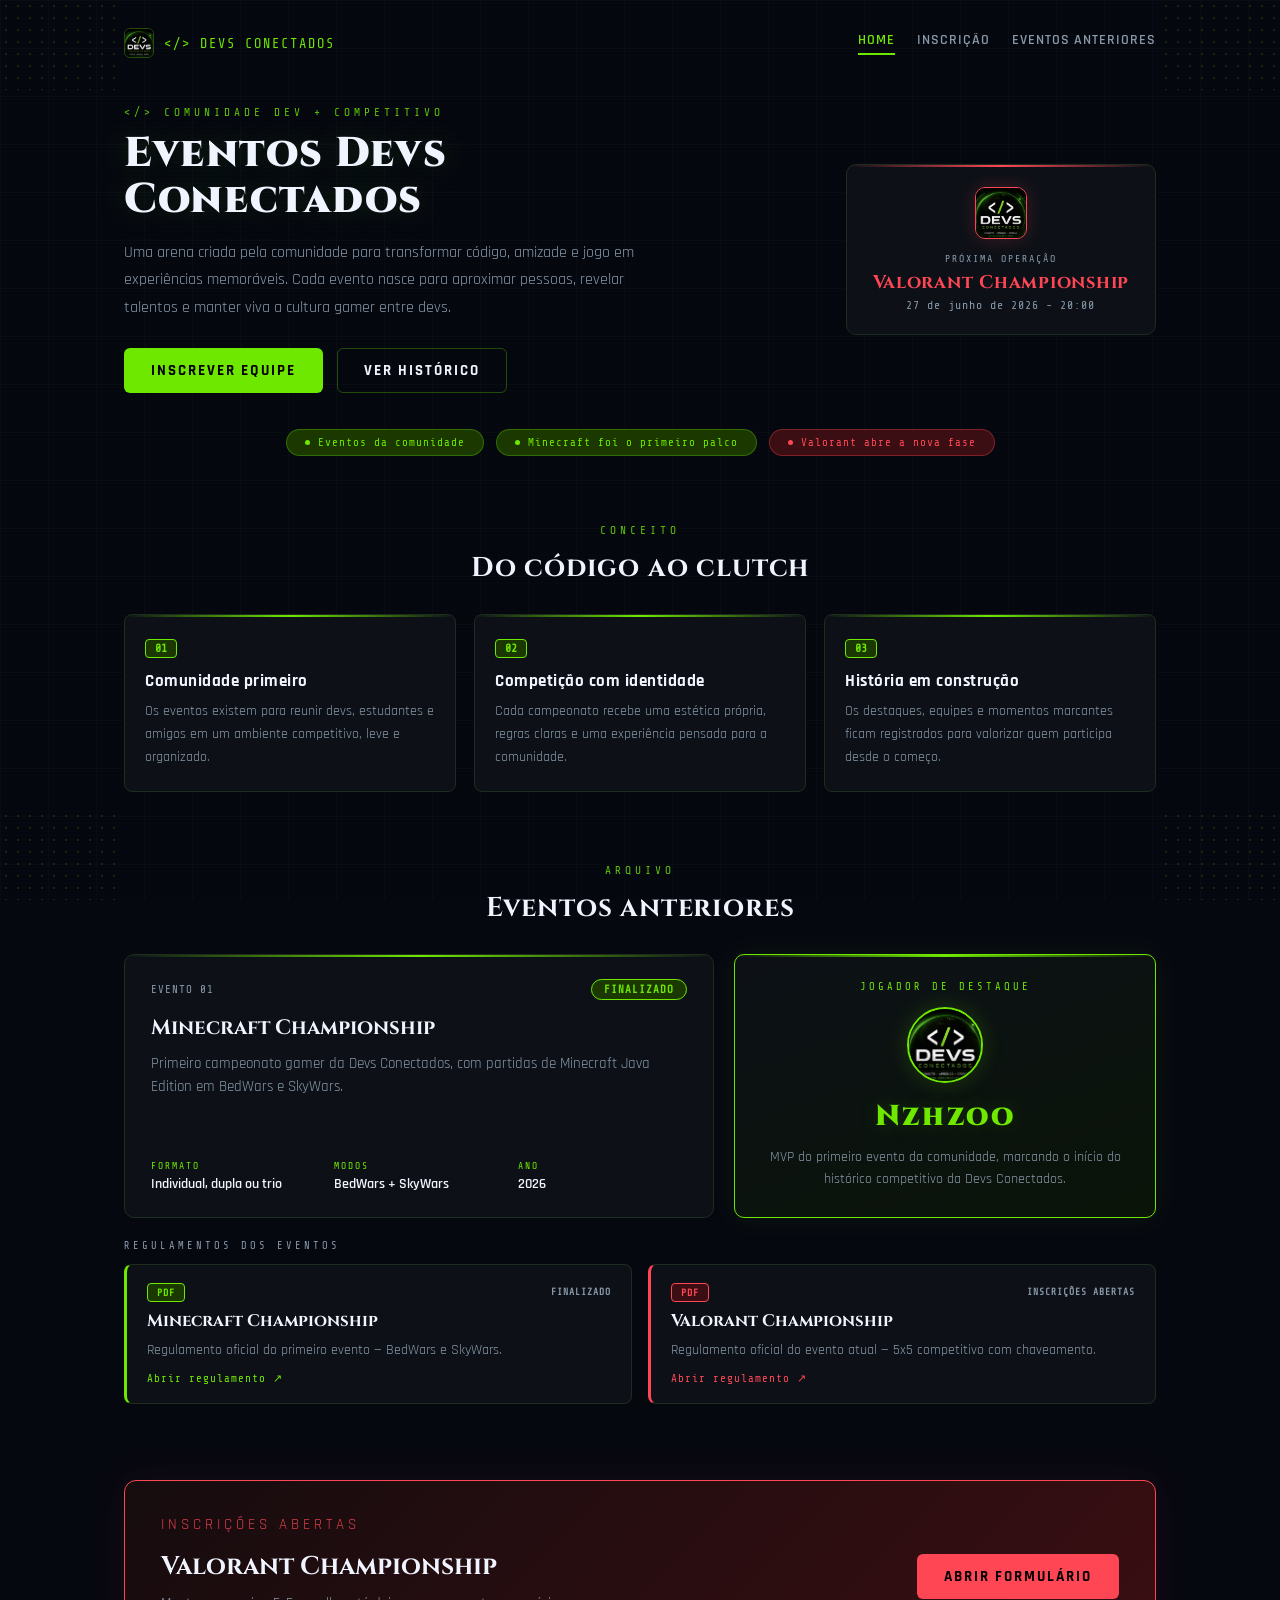
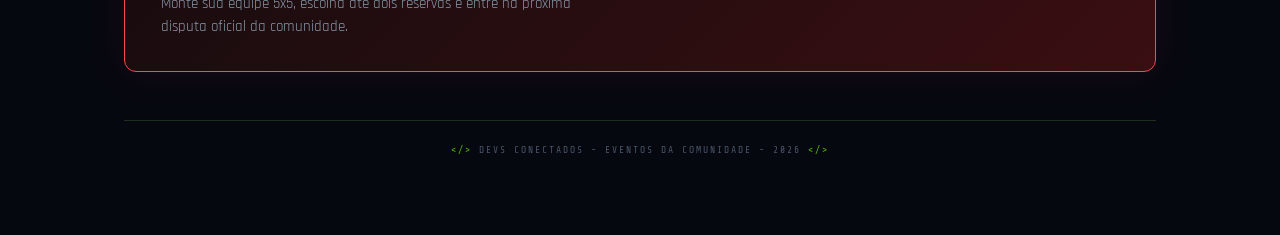
<file: index.html>
<!DOCTYPE html>
<html lang="pt-BR">

<head>
  <meta charset="UTF-8">
  <meta name="viewport" content="width=device-width, initial-scale=1.0">
  <title>Devs Conectados - Eventos da Comunidade</title>
  <link rel="icon" href="icon/icon.jpeg" type="image/jpeg">
  <link href="https://fonts.googleapis.com/css2?family=Share+Tech+Mono&family=Rajdhani:wght@400;500;600;700&family=Cinzel:wght@700;900&display=swap" rel="stylesheet">
  <link rel="stylesheet" href="src/css/style.css">
</head>

<body class="page-home">
  <div class="dots-tl"></div>
  <div class="dots-tr"></div>
  <div class="dots-bl"></div>
  <div class="dots-br"></div>

  <div class="site-shell">
    <header class="top-nav">
      <a class="brand-link" href="index.html" aria-label="Devs Conectados">
        <img src="icon/icon.jpeg" alt="">
        <span>&lt;/&gt; Devs Conectados</span>
      </a>
      <nav class="nav-links" aria-label="Navegação principal">
        <a class="active" href="index.html">Home</a>
        <a href="inscricao.html">Inscrição</a>
        <a href="#eventos-anteriores">Eventos anteriores</a>
      </nav>
    </header>

    <main>
      <section class="home-hero" aria-labelledby="home-title">
        <div class="hero-copy">
          <p class="eyebrow">&lt;/&gt; comunidade dev + competitivo</p>
          <h1 id="home-title">Eventos Devs Conectados</h1>
          <p class="hero-lead">
            Uma arena criada pela comunidade para transformar código, amizade e jogo em experiências memoráveis.
            Cada evento nasce para aproximar pessoas, revelar talentos e manter viva a cultura gamer entre devs.
          </p>
          <div class="hero-actions">
            <a class="btn primary" href="inscricao.html">Inscrever equipe</a>
            <a class="btn secondary" href="#eventos-anteriores">Ver histórico</a>
          </div>
        </div>

        <div class="hero-signal" aria-label="Próximo evento">
          <div class="hero-mark">
            <img src="icon/icon.jpeg" alt="">
          </div>
          <div class="signal-line">Próxima operação</div>
          <strong>Valorant Championship</strong>
          <span>27 de junho de 2026 - 20:00</span>
        </div>
      </section>

      <div class="event-strip" aria-label="Resumo da comunidade">
        <div class="event-chip"><span class="dot"></span>Eventos da comunidade</div>
        <div class="event-chip"><span class="dot"></span>Minecraft foi o primeiro palco</div>
        <div class="event-chip red-chip"><span class="dot"></span>Valorant abre a nova fase</div>
      </div>

      <section class="content-section" aria-labelledby="concept-title">
        <div class="section-heading">
          <p class="eyebrow">conceito</p>
          <h2 id="concept-title">Do código ao clutch</h2>
        </div>
        <div class="concept-grid">
          <article class="info-card">
            <span class="card-kicker">01</span>
            <h3>Comunidade primeiro</h3>
            <p>Os eventos existem para reunir devs, estudantes e amigos em um ambiente competitivo, leve e organizado.</p>
          </article>
          <article class="info-card">
            <span class="card-kicker">02</span>
            <h3>Competição com identidade</h3>
            <p>Cada campeonato recebe uma estética própria, regras claras e uma experiência pensada para a comunidade.</p>
          </article>
          <article class="info-card">
            <span class="card-kicker">03</span>
            <h3>História em construção</h3>
            <p>Os destaques, equipes e momentos marcantes ficam registrados para valorizar quem participa desde o começo.</p>
          </article>
        </div>
      </section>

      <section class="content-section" id="eventos-anteriores" aria-labelledby="previous-title">
        <div class="section-heading">
          <p class="eyebrow">arquivo</p>
          <h2 id="previous-title">Eventos anteriores</h2>
        </div>

        <div class="history-grid">
          <article class="event-card minecraft-card">
            <div class="event-card-top">
              <span>Evento 01</span>
              <strong>Finalizado</strong>
            </div>
            <h3>Minecraft Championship</h3>
            <p>Primeiro campeonato gamer da Devs Conectados, com partidas de Minecraft Java Edition em BedWars e SkyWars.</p>
            <dl class="event-facts">
              <div>
                <dt>Formato</dt>
                <dd>Individual, dupla ou trio</dd>
              </div>
              <div>
                <dt>Modos</dt>
                <dd>BedWars + SkyWars</dd>
              </div>
              <div>
                <dt>Ano</dt>
                <dd>2026</dd>
              </div>
            </dl>
          </article>

          <article class="mvp-card">
            <div class="mvp-label">Jogador de destaque</div>
            <div class="mvp-avatar">
              <img src="icon/icon.jpeg" alt="">
            </div>
            <div class="mvp-name">Nzhzoo</div>
            <p>MVP do primeiro evento da comunidade, marcando o início do histórico competitivo da Devs Conectados.</p>
          </article>
        </div>

        <div class="rules-archive">
          <p class="rules-archive-label">Regulamentos dos eventos</p>
          <div class="rules-archive-grid">
            <a class="rules-card" href="docs/Regulamento_Devs_Conectados.pdf" target="_blank" rel="noopener">
              <div class="rules-card-top">
                <span class="rules-card-tag">PDF</span>
                <strong class="rules-card-status">Finalizado</strong>
              </div>
              <h4>Minecraft Championship</h4>
              <p>Regulamento oficial do primeiro evento — BedWars e SkyWars.</p>
              <span class="rules-card-arrow">Abrir regulamento ↗</span>
            </a>
            <a class="rules-card rules-card-red" href="docs/Regulamento_Valorant_Devs_Conectados.pdf" target="_blank" rel="noopener">
              <div class="rules-card-top">
                <span class="rules-card-tag">PDF</span>
                <strong class="rules-card-status">Inscrições abertas</strong>
              </div>
              <h4>Valorant Championship</h4>
              <p>Regulamento oficial do evento atual — 5x5 competitivo com chaveamento.</p>
              <span class="rules-card-arrow">Abrir regulamento ↗</span>
            </a>
          </div>
        </div>
      </section>

      <section class="next-event" aria-labelledby="next-title">
        <div>
          <p class="eyebrow red-text">inscrições abertas</p>
          <h2 id="next-title">Valorant Championship</h2>
          <p>Monte sua equipe 5x5, escolha até dois reservas e entre na próxima disputa oficial da comunidade.</p>
        </div>
        <a class="btn primary red-btn" href="inscricao.html">Abrir formulário</a>
      </section>
    </main>

    <footer class="footer">
      <span>&lt;/&gt;</span> DEVS CONECTADOS - EVENTOS DA COMUNIDADE - 2026 <span>&lt;/&gt;</span>
    </footer>
  </div>
</body>

</html>
</file>
<file: src/css/style.css>
:root {
  --bg: #060810;
  --panel: #0d1117;
  --green: #6FE800;
  --green2: #39d900;
  --green-dim: #1a3800;
  --green-glow: rgba(111, 232, 0, .18);
  --green-glow2: rgba(111, 232, 0, .08);
  --red: #FF4655;
  --red2: #C53A45;
  --red-dim: #3A0E12;
  --red-glow: rgba(255, 70, 85, .20);
  --red-glow2: rgba(255, 70, 85, .08);
  --white: #F0F4FF;
  --gray: #8899aa;
  --gray2: #4a5568;
  --border: #1e2d1e;
  --input-bg: #0d1610;
  --error: #ff4444;

  /* tema ativo: home = verde (padrão) */
  --accent: var(--green);
  --accent2: var(--green2);
  --accent-dim: var(--green-dim);
  --accent-glow: var(--green-glow);
  --accent-glow2: var(--green-glow2);
  --accent-border: rgba(111, 232, 0, .3);
  --accent-input-bg: var(--input-bg);
  --accent-border-input: #2a3a2a;
}

/* ── TEMA VERMELHO NA PÁGINA DE INSCRIÇÃO (VALORANT) ── */
body.page-inscricao {
  --accent: var(--red);
  --accent2: var(--red2);
  --accent-dim: var(--red-dim);
  --accent-glow: var(--red-glow);
  --accent-glow2: var(--red-glow2);
  --accent-border: rgba(255, 70, 85, .3);
  --accent-input-bg: #160c0e;
  --accent-border-input: #3a1f22;
  --border: #241418;
  --error: #ff8800;
}

* {
  margin: 0;
  padding: 0;
  box-sizing: border-box;
}

html {
  scroll-behavior: smooth;
}

body {
  background: var(--bg);
  font-family: 'Rajdhani', sans-serif;
  color: var(--white);
  min-height: 100vh;
  position: relative;
  overflow-x: hidden;
}

body::before {
  content: '';
  position: fixed;
  inset: 0;
  background-image: linear-gradient(rgba(255, 255, 255, .025) 1px, transparent 1px), linear-gradient(90deg, rgba(255, 255, 255, .025) 1px, transparent 1px);
  background-size: 48px 48px;
  pointer-events: none;
  z-index: 0;
}

body::after {
  content: '';
  position: fixed;
  inset: 0;
  background: repeating-linear-gradient(0deg, transparent, transparent 2px, rgba(0, 0, 0, .07) 2px, rgba(0, 0, 0, .07) 4px);
  pointer-events: none;
  z-index: 0;
}

.dots-tl,
.dots-tr,
.dots-bl,
.dots-br {
  position: fixed;
  width: 120px;
  height: 90px;
  background-image: radial-gradient(circle, var(--accent-glow) 1.2px, transparent 1.2px);
  background-size: 12px 12px;
  pointer-events: none;
  z-index: 0;
  opacity: .9;
}

.dots-tl { top: 0; left: 0; }
.dots-tr { top: 0; right: 0; }
.dots-bl { bottom: 0; left: 0; }
.dots-br { bottom: 0; right: 0; }

a { color: inherit; }

img { max-width: 100%; display: block; }

/* ══════════════════════════ NAVBAR ══════════════════════════ */
.site-shell,
.form-shell {
  position: relative;
  z-index: 1;
  max-width: 1080px;
  margin: 0 auto;
  padding: 0 24px 80px;
}

.form-shell { max-width: 840px; }

.top-nav {
  display: flex;
  align-items: center;
  justify-content: space-between;
  flex-wrap: wrap;
  gap: 16px;
  padding: 28px 0 24px;
}

.brand-link {
  display: flex;
  align-items: center;
  gap: 10px;
  text-decoration: none;
}

.brand-link img {
  width: 30px;
  height: 30px;
  border-radius: 6px;
  object-fit: cover;
  border: 1px solid var(--accent-border);
}

.brand-link span {
  font-family: 'Share Tech Mono', monospace;
  font-size: .85rem;
  letter-spacing: 2px;
  color: var(--accent);
  text-transform: uppercase;
}

.nav-links {
  display: flex;
  gap: 22px;
  flex-wrap: wrap;
}

.nav-links a {
  font-family: 'Rajdhani', sans-serif;
  font-weight: 600;
  font-size: .85rem;
  letter-spacing: 1px;
  text-transform: uppercase;
  color: var(--gray);
  text-decoration: none;
  padding-bottom: 4px;
  border-bottom: 2px solid transparent;
  transition: color .2s, border-color .2s;
}

.nav-links a:hover {
  color: var(--white);
}

.nav-links a.active {
  color: var(--accent);
  border-bottom-color: var(--accent);
}

.compact-nav {
  padding-bottom: 18px;
}

/* ══════════════════════════ HOME — HERO ══════════════════════════ */
.home-hero {
  display: flex;
  flex-wrap: wrap;
  gap: 32px;
  align-items: center;
  justify-content: space-between;
  padding: 24px 0 36px;
  animation: fadeUp .6s ease both;
}

.hero-copy { flex: 1; min-width: 280px; max-width: 600px; }

.eyebrow {
  font-family: 'Share Tech Mono', monospace;
  font-size: .7rem;
  letter-spacing: 4px;
  color: var(--accent);
  text-transform: uppercase;
  margin-bottom: 12px;
  opacity: .85;
}

.eyebrow.red-text { color: var(--red); }

#home-title {
  font-family: 'Cinzel', serif;
  font-size: 2.6rem;
  font-weight: 900;
  color: var(--white);
  letter-spacing: .03em;
  line-height: 1.1;
  margin-bottom: 16px;
  text-shadow: 0 0 30px var(--accent-glow);
}

.hero-lead {
  font-family: 'Rajdhani', sans-serif;
  font-size: 1.02rem;
  color: var(--gray);
  line-height: 1.7;
  max-width: 520px;
}

.hero-actions {
  display: flex;
  gap: 14px;
  flex-wrap: wrap;
  margin-top: 26px;
}

.btn {
  display: inline-flex;
  align-items: center;
  justify-content: center;
  padding: 12px 26px;
  font-family: 'Rajdhani', sans-serif;
  font-weight: 700;
  font-size: .92rem;
  letter-spacing: 2px;
  text-transform: uppercase;
  border-radius: 6px;
  text-decoration: none;
  transition: all .2s;
  border: 1px solid transparent;
}

.btn.primary {
  background: var(--green);
  color: #000;
}

.btn.primary:hover {
  background: var(--green2);
  box-shadow: 0 0 24px var(--green-glow);
  transform: translateY(-1px);
}

.btn.primary.red-btn {
  background: var(--red);
  color: #000;
}

.btn.primary.red-btn:hover {
  background: var(--red2);
  box-shadow: 0 0 24px var(--red-glow);
}

.btn.secondary {
  background: transparent;
  border-color: var(--accent-border);
  color: var(--white);
}

.btn.secondary:hover {
  border-color: var(--accent);
  background: var(--accent-dim);
}

.hero-signal {
  background: var(--panel);
  border: 1px solid var(--border);
  border-radius: 10px;
  padding: 22px 26px;
  text-align: center;
  min-width: 240px;
  position: relative;
  overflow: hidden;
  animation: fadeUp .6s .1s ease both;
}

.hero-signal::before {
  content: '';
  position: absolute;
  top: 0; left: 0; right: 0;
  height: 2px;
  background: linear-gradient(90deg, transparent, var(--red), transparent);
}

.hero-mark {
  width: 52px;
  height: 52px;
  margin: 0 auto 14px;
  border-radius: 10px;
  overflow: hidden;
  border: 1px solid var(--red);
  box-shadow: 0 0 18px var(--red-glow);
}

.hero-mark img { width: 100%; height: 100%; object-fit: cover; }

.signal-line {
  font-family: 'Share Tech Mono', monospace;
  font-size: .62rem;
  letter-spacing: 2px;
  color: var(--gray);
  text-transform: uppercase;
  margin-bottom: 6px;
}

.hero-signal strong {
  display: block;
  font-family: 'Cinzel', serif;
  font-size: 1.15rem;
  color: var(--red);
  letter-spacing: .04em;
  margin-bottom: 4px;
}

.hero-signal span {
  display: block;
  font-family: 'Share Tech Mono', monospace;
  font-size: .72rem;
  color: var(--gray);
  letter-spacing: 1px;
}

/* ══════════════════════════ EVENT STRIP (chips) ══════════════════════════ */
.event-strip {
  display: flex;
  justify-content: center;
  gap: 12px;
  flex-wrap: wrap;
  margin-bottom: 32px;
  animation: fadeUp .6s .1s ease both;
}

@keyframes fadeUp {
  from { opacity: 0; transform: translateY(16px); }
  to { opacity: 1; transform: none; }
}

@keyframes fadeDown {
  from { opacity: 0; transform: translateY(-20px); }
  to { opacity: 1; transform: none; }
}

.event-chip {
  display: flex;
  align-items: center;
  gap: 8px;
  background: var(--accent-dim);
  border: 1px solid var(--accent-border);
  border-radius: 30px;
  padding: 6px 18px;
  font-family: 'Share Tech Mono', monospace;
  font-size: .68rem;
  color: var(--accent);
  letter-spacing: 1px;
}

.event-chip.red-chip {
  background: var(--red-dim);
  border-color: rgba(255, 70, 85, .35);
  color: var(--red);
}

.event-chip.red-chip .dot { background: var(--red); }

.event-chip .dot {
  width: 5px;
  height: 5px;
  border-radius: 50%;
  background: var(--accent);
  animation: blink 1.6s ease-in-out infinite;
}

@keyframes blink {
  0%, 100% { opacity: 1; }
  50% { opacity: .25; }
}

/* ══════════════════════════ CONTENT SECTIONS (Home) ══════════════════════════ */
.content-section {
  padding: 36px 0;
  animation: fadeUp .6s ease both;
}

.section-heading {
  text-align: center;
  margin-bottom: 28px;
}

.section-heading h2 {
  font-family: 'Cinzel', serif;
  font-size: 1.7rem;
  font-weight: 700;
  color: var(--white);
  letter-spacing: .03em;
}

.concept-grid {
  display: grid;
  grid-template-columns: repeat(auto-fit, minmax(220px, 1fr));
  gap: 18px;
}

.info-card {
  background: var(--panel);
  border: 1px solid var(--border);
  border-radius: 8px;
  padding: 22px 20px;
  position: relative;
  overflow: hidden;
}

.info-card::before {
  content: '';
  position: absolute;
  top: 0; left: 0; right: 0;
  height: 2px;
  background: linear-gradient(90deg, transparent, var(--green), transparent);
}

.card-kicker {
  display: inline-block;
  font-family: 'Share Tech Mono', monospace;
  font-size: .72rem;
  font-weight: 700;
  color: var(--green);
  background: var(--green-dim);
  border: 1px solid var(--green);
  border-radius: 4px;
  padding: 2px 9px;
  margin-bottom: 12px;
}

.info-card h3 {
  font-family: 'Rajdhani', sans-serif;
  font-weight: 700;
  font-size: 1.05rem;
  letter-spacing: .5px;
  color: var(--white);
  margin-bottom: 8px;
}

.info-card p {
  font-family: 'Rajdhani', sans-serif;
  font-size: .9rem;
  color: var(--gray);
  line-height: 1.6;
}

/* ══════════════════════════ HISTORY GRID + MVP CARD ══════════════════════════ */
.history-grid {
  display: grid;
  grid-template-columns: 1.4fr 1fr;
  gap: 20px;
}

@media (max-width: 720px) {
  .history-grid { grid-template-columns: 1fr; }
}

.event-card {
  background: var(--panel);
  border: 1px solid var(--border);
  border-radius: 10px;
  padding: 24px 26px;
  position: relative;
  overflow: hidden;
  display: flex;
  flex-direction: column;
}

.minecraft-card::before {
  content: '';
  position: absolute;
  top: 0; left: 0; right: 0;
  height: 2px;
  background: linear-gradient(90deg, transparent, var(--green), transparent);
}

.event-card-top {
  display: flex;
  justify-content: space-between;
  align-items: center;
  margin-bottom: 14px;
  font-family: 'Share Tech Mono', monospace;
  font-size: .68rem;
  letter-spacing: 1px;
  text-transform: uppercase;
}

.event-card-top span { color: var(--gray); }

.event-card-top strong {
  color: var(--green);
  background: var(--green-dim);
  border: 1px solid var(--green);
  border-radius: 12px;
  padding: 3px 12px;
  font-weight: 700;
}

.event-card h3 {
  font-family: 'Cinzel', serif;
  font-size: 1.3rem;
  font-weight: 700;
  color: var(--white);
  margin-bottom: 10px;
}

.event-card p {
  font-family: 'Rajdhani', sans-serif;
  font-size: .92rem;
  color: var(--gray);
  line-height: 1.6;
  margin-bottom: 18px;
}

.event-facts {
  display: grid;
  grid-template-columns: repeat(3, 1fr);
  gap: 14px;
  margin-top: auto;
}

.event-facts dt {
  font-family: 'Share Tech Mono', monospace;
  font-size: .6rem;
  letter-spacing: 2px;
  color: var(--green);
  text-transform: uppercase;
  margin-bottom: 4px;
}

.event-facts dd {
  font-family: 'Rajdhani', sans-serif;
  font-weight: 600;
  font-size: .85rem;
  color: var(--white);
}

.mvp-card {
  background: linear-gradient(160deg, var(--panel) 0%, #0a1408 100%);
  border: 1px solid var(--green);
  border-radius: 10px;
  padding: 26px 24px;
  text-align: center;
  display: flex;
  flex-direction: column;
  align-items: center;
  position: relative;
  overflow: hidden;
  box-shadow: 0 0 30px var(--green-glow2);
}

.mvp-card::before {
  content: '';
  position: absolute;
  top: 0; left: 0; right: 0;
  height: 2px;
  background: linear-gradient(90deg, transparent, var(--green), transparent);
}

.mvp-label {
  font-family: 'Share Tech Mono', monospace;
  font-size: .65rem;
  letter-spacing: 3px;
  color: var(--green);
  text-transform: uppercase;
  margin-bottom: 14px;
}

.mvp-avatar {
  width: 76px;
  height: 76px;
  border-radius: 50%;
  overflow: hidden;
  border: 2px solid var(--green);
  box-shadow: 0 0 22px var(--green-glow);
  margin-bottom: 14px;
}

.mvp-avatar img { width: 100%; height: 100%; object-fit: cover; }

.mvp-name {
  font-family: 'Cinzel', serif;
  font-size: 1.8rem;
  font-weight: 900;
  color: var(--green);
  letter-spacing: .08em;
  margin-bottom: 10px;
  text-shadow: 0 0 20px var(--green-glow);
}

.mvp-card p {
  font-family: 'Rajdhani', sans-serif;
  font-size: .88rem;
  color: var(--gray);
  line-height: 1.6;
}

/* ══════════════════════════ RULES ARCHIVE (regulamentos) ══════════════════════════ */
.rules-archive {
  margin-top: 22px;
}

.rules-archive-label {
  font-family: 'Share Tech Mono', monospace;
  font-size: .65rem;
  letter-spacing: 3px;
  color: var(--gray);
  text-transform: uppercase;
  margin-bottom: 12px;
}

.rules-archive-grid {
  display: grid;
  grid-template-columns: repeat(auto-fit, minmax(260px, 1fr));
  gap: 16px;
}

.rules-card {
  display: flex;
  flex-direction: column;
  gap: 8px;
  background: var(--panel);
  border: 1px solid var(--border);
  border-left: 3px solid var(--green);
  border-radius: 8px;
  padding: 18px 20px;
  text-decoration: none;
  transition: all .2s;
  position: relative;
  overflow: hidden;
}

.rules-card:hover {
  background: var(--green-dim);
  border-color: var(--green);
  transform: translateY(-2px);
}

.rules-card.rules-card-red {
  border-left-color: var(--red);
}

.rules-card.rules-card-red:hover {
  background: var(--red-dim);
  border-color: var(--red);
}

.rules-card-top {
  display: flex;
  align-items: center;
  justify-content: space-between;
}

.rules-card-tag {
  font-family: 'Share Tech Mono', monospace;
  font-size: .62rem;
  font-weight: 700;
  letter-spacing: 1px;
  color: var(--green);
  background: var(--green-dim);
  border: 1px solid var(--green);
  border-radius: 4px;
  padding: 3px 9px;
}

.rules-card-red .rules-card-tag {
  color: var(--red);
  background: var(--red-dim);
  border-color: var(--red);
}

.rules-card-status {
  font-family: 'Share Tech Mono', monospace;
  font-size: .6rem;
  letter-spacing: 1px;
  text-transform: uppercase;
  color: var(--gray);
}

.rules-card h4 {
  font-family: 'Cinzel', serif;
  font-size: 1.05rem;
  font-weight: 700;
  color: var(--white);
}

.rules-card p {
  font-family: 'Rajdhani', sans-serif;
  font-size: .85rem;
  color: var(--gray);
  line-height: 1.5;
}

.rules-card-arrow {
  font-family: 'Share Tech Mono', monospace;
  font-size: .68rem;
  letter-spacing: 1px;
  color: var(--green);
  margin-top: 4px;
}

.rules-card-red .rules-card-arrow {
  color: var(--red);
}

/* ══════════════════════════ NEXT EVENT (CTA banner) ══════════════════════════ */
.next-event {
  display: flex;
  flex-wrap: wrap;
  align-items: center;
  justify-content: space-between;
  gap: 20px;
  background: linear-gradient(135deg, #160c0e 0%, var(--red-dim) 100%);
  border: 1px solid var(--red);
  border-radius: 12px;
  padding: 32px 36px;
  margin-top: 40px;
  box-shadow: 0 0 40px var(--red-glow2);
  animation: fadeUp .6s ease both;
}

.next-event h2 {
  font-family: 'Cinzel', serif;
  font-size: 1.6rem;
  font-weight: 700;
  color: var(--white);
  margin-bottom: 8px;
}

.next-event p {
  font-family: 'Rajdhani', sans-serif;
  font-size: .92rem;
  color: var(--gray);
  max-width: 440px;
  line-height: 1.6;
}

/* ══════════════════════════ FORM HEADER (Inscrição) ══════════════════════════ */
.form-header {
  text-align: center;
  margin: 24px 0 36px;
  animation: fadeDown .6s ease both;
}

.header-logo {
  font-family: 'Share Tech Mono', monospace;
  font-size: 1.9rem;
  color: var(--green);
  font-weight: 700;
  letter-spacing: .1em;
  line-height: 1;
  margin-bottom: 8px;
}

#form-title {
  font-family: 'Cinzel', serif;
  font-size: 2.6rem;
  font-weight: 900;
  color: var(--red);
  letter-spacing: .06em;
  text-transform: uppercase;
  line-height: 1;
  text-shadow: 0 0 30px var(--red-glow);
}

.header-sub-title {
  font-family: 'Cinzel', serif;
  font-size: 1.2rem;
  font-weight: 700;
  color: var(--white);
  letter-spacing: .2em;
  text-transform: uppercase;
  margin-top: 2px;
}

.header-sub {
  font-family: 'Rajdhani', sans-serif;
  font-size: .95rem;
  color: var(--gray);
  letter-spacing: .08em;
  margin-top: 10px;
}

.header-divider {
  width: 100%;
  height: 1px;
  background: linear-gradient(90deg, transparent, var(--accent), transparent);
  margin: 20px 0;
}

/* ══════════════════════════ SETUP BANNER (EmailJS admin) ══════════════════════════ */
.setup-banner {
  background: #1a0a00;
  border: 1px solid #ff8800;
  border-left: 3px solid #ff8800;
  border-radius: 6px;
  padding: 0;
  margin-bottom: 28px;
  overflow: hidden;
}

.setup-banner-header {
  width: 100%;
  background: #2a1400;
  border: none;
  padding: 12px 20px;
  display: flex;
  align-items: center;
  gap: 10px;
  cursor: pointer;
  user-select: none;
  color: inherit;
  font: inherit;
}

.setup-banner-header span {
  font-family: 'Rajdhani', sans-serif;
  font-weight: 700;
  font-size: .9rem;
  color: #ff8800;
  letter-spacing: 2px;
  text-transform: uppercase;
}

.setup-banner-header .toggle {
  margin-left: auto;
  color: #ff8800;
  font-size: .8rem;
  font-family: 'Share Tech Mono', monospace;
  transition: transform .2s;
}

.setup-banner-header.open .toggle {
  transform: rotate(180deg);
}

.setup-banner-body {
  padding: 16px 20px;
  display: none;
  flex-direction: column;
  gap: 10px;
}

.setup-banner-body.open {
  display: flex;
}

.setup-step {
  display: flex;
  gap: 12px;
  align-items: flex-start;
}

.step-num {
  min-width: 22px;
  height: 22px;
  background: #ff8800;
  color: #000;
  border-radius: 3px;
  display: flex;
  align-items: center;
  justify-content: center;
  font-family: 'Share Tech Mono', monospace;
  font-size: .7rem;
  font-weight: 700;
  flex-shrink: 0;
  margin-top: 1px;
}

.step-text {
  font-family: 'Rajdhani', sans-serif;
  font-size: .9rem;
  color: #ffaa55;
  line-height: 1.5;
}

.step-text code {
  font-family: 'Share Tech Mono', monospace;
  font-size: .8rem;
  background: #3a1800;
  padding: 1px 6px;
  border-radius: 3px;
  color: #ffcc88;
}

.step-text a {
  color: #ff8800;
  text-decoration: underline;
}

.config-row {
  display: flex;
  gap: 10px;
  flex-wrap: wrap;
  margin-top: 6px;
}

.config-field {
  flex: 1;
  min-width: 180px;
  display: flex;
  flex-direction: column;
  gap: 4px;
}

.config-field label {
  font-family: 'Share Tech Mono', monospace;
  font-size: .6rem;
  letter-spacing: 2px;
  color: #ff8800;
  text-transform: uppercase;
}

.config-field input {
  background: #1a0a00;
  border: 1px solid #3a2000;
  color: #ffcc88;
  padding: 8px 12px;
  font-family: 'Share Tech Mono', monospace;
  font-size: .78rem;
  border-radius: 4px;
  outline: none;
  transition: border-color .2s;
}

.config-field input:focus { border-color: #ff8800; }
.config-field input::placeholder { color: #5a3a1a; }

.save-config-btn {
  align-self: flex-end;
  padding: 8px 20px;
  background: #ff8800;
  color: #000;
  border: none;
  border-radius: 4px;
  font-family: 'Rajdhani', sans-serif;
  font-weight: 700;
  font-size: .85rem;
  letter-spacing: 1px;
  cursor: pointer;
  transition: background .2s;
  white-space: nowrap;
}

.save-config-btn:hover { background: #ffaa00; }

.config-status {
  font-family: 'Share Tech Mono', monospace;
  font-size: .62rem;
  letter-spacing: 1px;
  padding: 4px 0;
}

.config-status.ok { color: var(--green); }
.config-status.fail { color: #ff4444; }

.hidden { display: none !important; }

/* ══════════════════════════ REG BANNER (link regulamento) ══════════════════════════ */
.reg-banner {
  display: flex;
  align-items: center;
  gap: 16px;
  background: #160c0e;
  border: 1px solid rgba(255, 70, 85, .3);
  border-left: 3px solid var(--red);
  border-radius: 6px;
  padding: 14px 20px;
  margin-bottom: 28px;
  text-decoration: none;
  transition: all .2s;
}

.reg-banner:hover {
  background: var(--red-dim);
  border-color: var(--red);
}

.reg-banner-icon {
  font-family: 'Share Tech Mono', monospace;
  font-size: .72rem;
  font-weight: 700;
  letter-spacing: 1px;
  color: var(--red);
  background: var(--red-dim);
  border: 1px solid var(--red);
  border-radius: 4px;
  padding: 6px 10px;
  flex-shrink: 0;
}

.reg-banner-text { flex: 1; }

.reg-banner-title {
  font-family: 'Rajdhani', sans-serif;
  font-weight: 700;
  font-size: .95rem;
  color: var(--white);
  letter-spacing: 1px;
}

.reg-banner-sub {
  font-family: 'Share Tech Mono', monospace;
  font-size: .62rem;
  color: var(--gray);
  margin-top: 2px;
}

.reg-banner-arrow {
  font-family: 'Share Tech Mono', monospace;
  font-size: .68rem;
  letter-spacing: 1px;
  color: var(--red);
  flex-shrink: 0;
  text-transform: uppercase;
}

/* ══════════════════════════ CARD (form sections) ══════════════════════════ */
.card {
  background: var(--panel);
  border: 1px solid var(--border);
  border-radius: 8px;
  overflow: hidden;
  margin-bottom: 16px;
  animation: fadeUp .6s ease both;
  position: relative;
}

.card::before {
  content: '';
  position: absolute;
  top: 0; left: 0; right: 0;
  height: 2px;
  background: linear-gradient(90deg, transparent, var(--accent), transparent);
}

.card:nth-child(2) { animation-delay: .05s; }
.card:nth-child(3) { animation-delay: .1s; }
.card:nth-child(4) { animation-delay: .15s; }
.card:nth-child(5) { animation-delay: .2s; }
.card:nth-child(6) { animation-delay: .25s; }
.card:nth-child(7) { animation-delay: .3s; }

.card-header {
  padding: 14px 22px;
  background: #150a0c;
  border-bottom: 1px solid var(--border);
  display: flex;
  align-items: center;
  gap: 12px;
}

body.page-home .card-header { background: #0a110a; }

.card-num {
  width: 26px;
  height: 26px;
  background: var(--accent);
  color: #000;
  border-radius: 4px;
  display: flex;
  align-items: center;
  justify-content: center;
  font-family: 'Share Tech Mono', monospace;
  font-size: .72rem;
  font-weight: 700;
  flex-shrink: 0;
}

.card-title {
  font-family: 'Rajdhani', sans-serif;
  font-weight: 700;
  font-size: .95rem;
  letter-spacing: 2px;
  text-transform: uppercase;
  color: var(--white);
}

.card-title small {
  display: block;
  font-size: .68rem;
  color: var(--gray);
  letter-spacing: 1px;
  text-transform: none;
  font-weight: 500;
  margin-top: 2px;
}

.card-body {
  padding: 18px 22px;
  display: flex;
  flex-direction: column;
  gap: 14px;
}

/* ══════════════════════════ FIELDS ══════════════════════════ */
.field-row {
  display: flex;
  gap: 12px;
  flex-wrap: wrap;
}

.field {
  display: flex;
  flex-direction: column;
  gap: 5px;
  flex: 1;
  min-width: 150px;
}

.field label {
  font-family: 'Share Tech Mono', monospace;
  font-size: .6rem;
  letter-spacing: 2px;
  color: var(--accent);
  text-transform: uppercase;
}

.field input,
.field select {
  background: var(--accent-input-bg);
  border: 1px solid var(--accent-border-input);
  color: var(--white);
  padding: 9px 13px;
  font-family: 'Share Tech Mono', monospace;
  font-size: .86rem;
  border-radius: 4px;
  outline: none;
  transition: border-color .2s, box-shadow .2s;
  width: 100%;
}

.field select { cursor: pointer; }
.field select option { background: #160c0e; }

.field input:focus,
.field select:focus {
  border-color: var(--accent);
  box-shadow: 0 0 0 2px var(--accent-glow2), 0 0 12px var(--accent-glow);
}

.field input.error,
.field select.error {
  border-color: var(--error);
  box-shadow: 0 0 0 2px rgba(255, 136, 0, .12);
}

.field input::placeholder { color: #4a2a2e; }

body.page-home .field input::placeholder,
body.page-inscricao .field input::placeholder { color: #4a2a2e; }

.field .err-msg {
  font-family: 'Share Tech Mono', monospace;
  font-size: .57rem;
  color: var(--error);
  letter-spacing: 1px;
  display: none;
}

.field.has-error .err-msg { display: block; }

.field-note {
  font-family: 'Share Tech Mono', monospace;
  font-size: .62rem;
  color: var(--gray);
  letter-spacing: 1px;
  margin-top: 8px;
}

/* ══════════════════════════ MEMBER BLOCK (titulares / reservas) ══════════════════════════ */
.member-block {
  background: #0d0709;
  border: 1px solid #241418;
  border-radius: 6px;
  padding: 14px 16px;
  display: flex;
  flex-direction: column;
  gap: 10px;
}

.member-block + .member-block { margin-top: 4px; }

.member-block-title {
  font-family: 'Share Tech Mono', monospace;
  font-size: .62rem;
  letter-spacing: 2px;
  color: var(--red);
  text-transform: uppercase;
  display: flex;
  align-items: center;
  gap: 8px;
}

.member-block-title .role-tag {
  background: var(--red-dim);
  border: 1px solid var(--red);
  color: var(--red);
  border-radius: 12px;
  padding: 2px 10px;
  font-size: .58rem;
}

.member-block.reserve {
  border-style: dashed;
  opacity: .92;
}

.member-block.reserve .member-block-title .role-tag {
  background: #1a1a1a;
  border-color: #555;
  color: #aaa;
}

.reserve-toggle {
  width: 100%;
  display: flex;
  align-items: center;
  gap: 10px;
  padding: 10px 14px;
  background: #0d0709;
  border: 1px dashed #3a1f22;
  border-radius: 6px;
  cursor: pointer;
  user-select: none;
  transition: all .18s;
  color: inherit;
  font: inherit;
  text-align: left;
}

.reserve-toggle:hover { border-color: var(--red); }

.reserve-toggle.active {
  border-color: var(--red);
  border-style: solid;
  background: var(--red-dim);
}

.reserve-toggle-icon {
  font-size: 1.1rem;
  width: 22px;
  text-align: center;
  flex-shrink: 0;
}

.reserve-toggle-text {
  display: block;
  font-family: 'Rajdhani', sans-serif;
  font-weight: 600;
  font-size: .86rem;
  color: var(--white);
}

.reserve-toggle-sub {
  display: block;
  font-family: 'Share Tech Mono', monospace;
  font-size: .6rem;
  color: var(--gray);
  margin-top: 1px;
}

.reserve-body + .reserve-toggle { margin-top: 12px; }
.reserve-body:empty { margin: 0; }
.reserve-body { margin-top: 10px; }

/* ══════════════════════════ MODE / SIZE CARDS ══════════════════════════ */
.mode-grid {
  display: flex;
  gap: 12px;
  flex-wrap: wrap;
}

.mode-card {
  flex: 1;
  min-width: 140px;
  background: var(--accent-input-bg);
  border: 1px solid var(--accent-border-input);
  border-radius: 6px;
  padding: 12px 16px;
  cursor: pointer;
  transition: all .18s;
  display: flex;
  align-items: center;
  gap: 10px;
  user-select: none;
}

.mode-card:hover {
  border-color: var(--accent);
  background: var(--accent-dim);
}

.mode-card.sel {
  background: var(--accent-dim);
  border-color: var(--accent);
  box-shadow: 0 0 12px var(--accent-glow);
}

.mode-card input[type=checkbox],
.mode-card input[type=radio] {
  display: none;
}

#f-team-size .mode-card {
  justify-content: center;
  text-align: center;
}

#f-team-size .mode-card > div {
  display: flex;
  flex-direction: column;
  align-items: center;
}

.mode-icon {
  font-size: 1.3rem;
  line-height: 1;
}

.mode-name {
  font-family: 'Rajdhani', sans-serif;
  font-weight: 700;
  font-size: .88rem;
  color: var(--white);
  letter-spacing: 1px;
}

.mode-sub {
  font-family: 'Share Tech Mono', monospace;
  font-size: .56rem;
  color: var(--gray);
  margin-top: 1px;
}

.mode-card.sel .mode-name { color: var(--accent); }

.size-warning {
  display: flex;
  align-items: flex-start;
  gap: 12px;
  background: #2a1400;
  border: 1px solid #ff8800;
  border-left: 3px solid #ff8800;
  border-radius: 6px;
  padding: 12px 16px;
  margin-top: 4px;
}

.size-warning.full-team {
  background: var(--accent-dim);
  border-color: var(--accent);
}

.size-warning-icon {
  width: 20px;
  height: 20px;
  flex-shrink: 0;
  background: #ff8800;
  color: #000;
  border-radius: 50%;
  display: flex;
  align-items: center;
  justify-content: center;
  font-family: 'Share Tech Mono', monospace;
  font-weight: 700;
  font-size: .75rem;
}

.size-warning.full-team .size-warning-icon {
  background: var(--accent);
}

.size-warning-text {
  font-family: 'Rajdhani', sans-serif;
  font-size: .85rem;
  color: #ffaa55;
  line-height: 1.55;
}

.size-warning.full-team .size-warning-text {
  color: var(--gray);
}

.size-warning-text strong {
  color: #ffcc88;
}

.size-warning.full-team .size-warning-text strong {
  color: var(--white);
}

/* ══════════════════════════ SUBMIT ══════════════════════════ */
.submit-area {
  display: flex;
  flex-direction: column;
  align-items: center;
  gap: 12px;
}

.submit-btn {
  width: 100%;
  background: var(--accent);
  color: #000;
  border: none;
  padding: 14px 0;
  font-family: 'Rajdhani', sans-serif;
  font-weight: 700;
  font-size: 1.05rem;
  letter-spacing: 3px;
  text-transform: uppercase;
  border-radius: 5px;
  cursor: pointer;
  transition: all .2s;
  position: relative;
  overflow: hidden;
}

.submit-btn::after {
  content: '';
  position: absolute;
  inset: 0;
  background: linear-gradient(120deg, transparent 30%, rgba(255, 255, 255, .18) 50%, transparent 70%);
  transform: translateX(-100%);
  transition: transform .5s;
}

.submit-btn:hover::after { transform: translateX(100%); }

.submit-btn:hover {
  background: var(--accent2);
  box-shadow: 0 0 24px var(--accent-glow), 0 4px 20px rgba(0, 0, 0, .4);
  transform: translateY(-1px);
}

.submit-btn:disabled {
  background: #2a2a2a;
  color: #4a5568;
  cursor: not-allowed;
  transform: none;
  box-shadow: none;
}

.submit-note {
  font-family: 'Share Tech Mono', monospace;
  font-size: .6rem;
  color: var(--gray);
  letter-spacing: 1px;
  text-align: center;
}

/* ══════════════════════════ SUCCESS SCREEN ══════════════════════════ */
#success-screen {
  display: none;
  position: fixed;
  inset: 0;
  background: rgba(10, 5, 6, .95);
  z-index: 100;
  align-items: center;
  justify-content: center;
  flex-direction: column;
  gap: 20px;
}

#success-screen.show {
  display: flex;
  animation: fadeIn .4s ease;
}

@keyframes fadeIn {
  from { opacity: 0; }
  to { opacity: 1; }
}

.success-box {
  background: var(--panel);
  border: 1px solid var(--accent);
  border-radius: 10px;
  padding: 44px 52px;
  text-align: center;
  max-width: 520px;
  box-shadow: 0 0 60px var(--accent-glow);
  animation: popIn .4s .1s cubic-bezier(.34, 1.56, .64, 1) both;
}

@keyframes popIn {
  from { opacity: 0; transform: scale(.85); }
  to { opacity: 1; transform: none; }
}

.success-icon {
  font-family: 'Share Tech Mono', monospace;
  font-weight: 700;
  font-size: 1.6rem;
  letter-spacing: 2px;
  color: var(--accent);
  margin-bottom: 14px;
}

.success-title {
  font-family: 'Cinzel', serif;
  font-size: 1.5rem;
  font-weight: 700;
  color: var(--accent);
  letter-spacing: .08em;
  margin-bottom: 8px;
}

.success-team {
  font-family: 'Share Tech Mono', monospace;
  font-size: .95rem;
  color: var(--white);
  margin: 10px 0;
  letter-spacing: 2px;
}

.success-sub {
  font-family: 'Rajdhani', sans-serif;
  font-size: .95rem;
  color: var(--gray);
  line-height: 1.6;
}

.success-close {
  margin-top: 22px;
  background: var(--accent-dim);
  border: 1px solid var(--accent);
  color: var(--accent);
  padding: 9px 28px;
  border-radius: 4px;
  cursor: pointer;
  font-family: 'Rajdhani', sans-serif;
  font-weight: 700;
  font-size: .88rem;
  letter-spacing: 2px;
  transition: all .2s;
}

.success-close:hover {
  background: var(--accent);
  color: #000;
}

/* ══════════════════════════ FOOTER ══════════════════════════ */
.footer {
  text-align: center;
  margin-top: 48px;
  padding-top: 24px;
  border-top: 1px solid var(--border);
  font-family: 'Share Tech Mono', monospace;
  font-size: .6rem;
  color: var(--gray2);
  letter-spacing: 2px;
}

.footer span {
  color: var(--accent);
  opacity: .8;
}

/* ══════════════════════════ RESPONSIVE ══════════════════════════ */
@media (max-width: 640px) {
  #home-title { font-size: 2rem; }
  #form-title { font-size: 2rem; }
  .home-hero { flex-direction: column; align-items: stretch; }
  .next-event { flex-direction: column; align-items: flex-start; }
}
</file>
